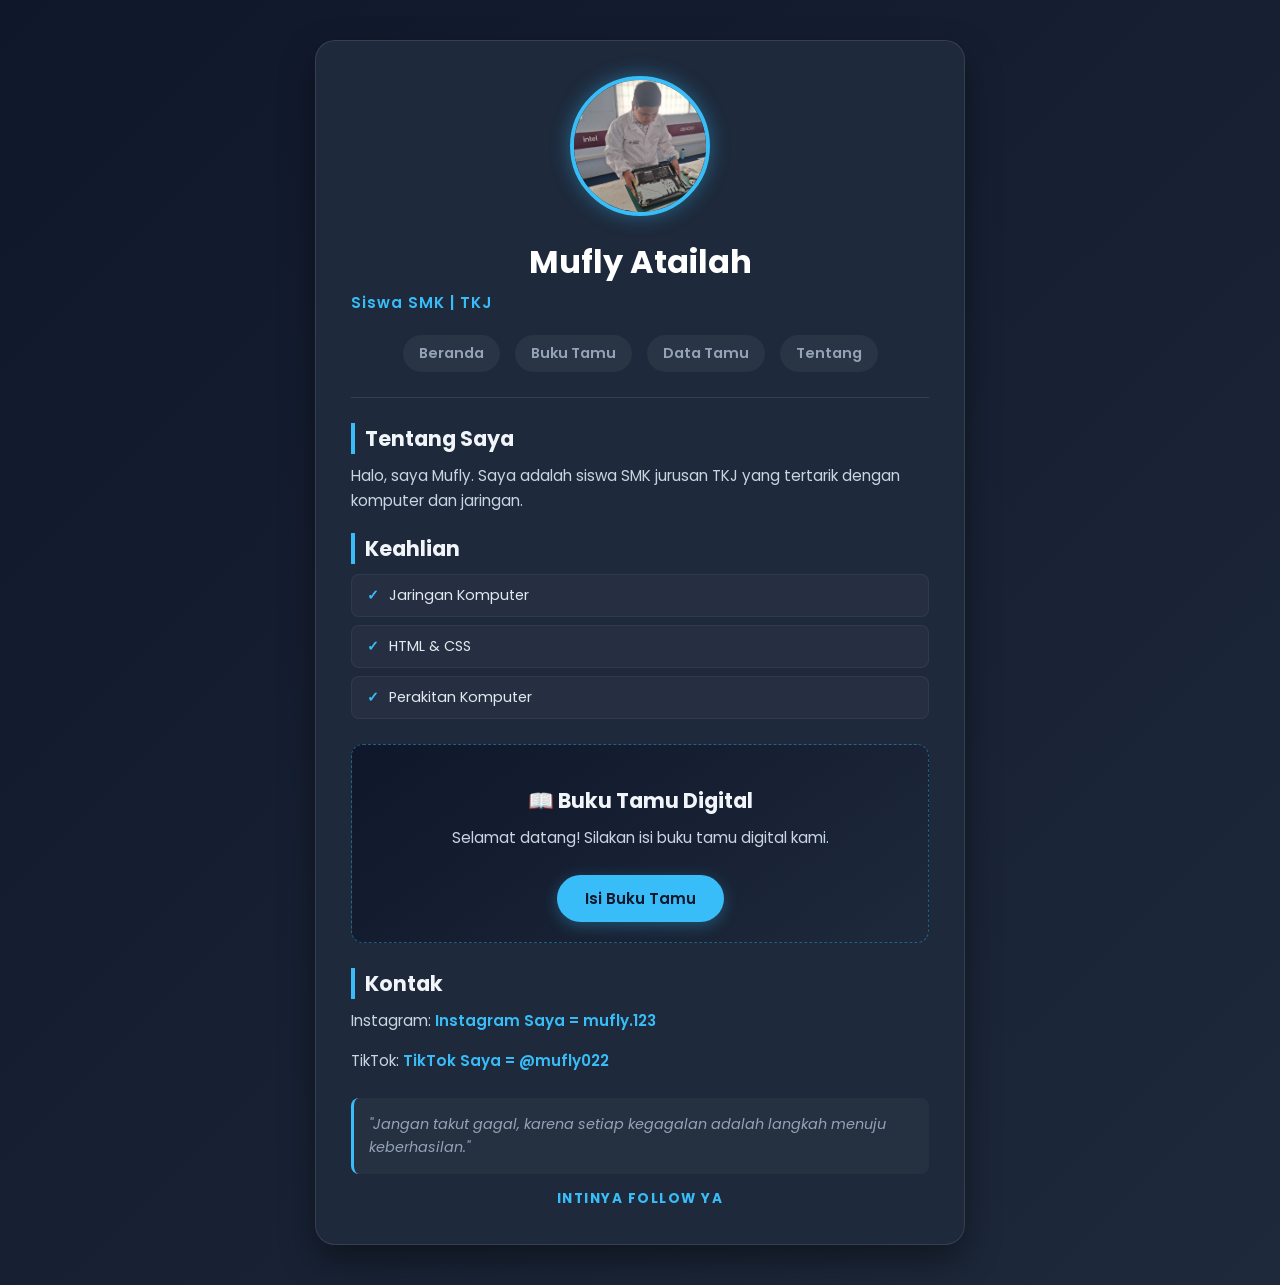
<file: index.html>
<!DOCTYPE html>
<html lang="id">
<head>
    <meta charset="UTF-8">
    <meta name="viewport" content="width=device-width, initial-scale=1.0">
    <title>Portofolio & Buku Tamu Saya</title>

    <!-- Menghubungkan CSS -->
    <link rel="stylesheet" href="style.css">
</head>
<body>

    <div class="container">

        <!-- Foto Profil -->
        <img src="mufly.jpeg" alt="Foto Mufly Atailah" class="foto">

        <h1>Mufly Atailah</h1>
        <p class="kelas">Siswa SMK | TKJ</p>

        <!-- Menu Navigasi -->
        <div class="menu">
            <a href="#">Beranda</a>
            <a href="web/bukudigital/bt.html">Buku Tamu</a>
            <a href="#">Data Tamu</a>
            <a href="#">Tentang</a>
        </div>

        <hr>

        <h2>Tentang Saya</h2>
        <p>
            Halo, saya Mufly. Saya adalah siswa SMK jurusan TKJ
            yang tertarik dengan komputer dan jaringan.
        </p>

        <h2>Keahlian</h2>
        <ul>
            <li>Jaringan Komputer</li>
            <li>HTML & CSS</li>
            <li>Perakitan Komputer</li>
        </ul>
 
        <!-- Bagian Buku Tamu -->
        <div class="isi">
            <h2>📖 Buku Tamu Digital</h2>
            <p>Selamat datang! Silakan isi buku tamu digital kami.</p>

            <!-- Link mengarah ke lokasi bt.html -->
            <a href="web/bukudigital/bt.html" class="btn-bukutamu">
                <button type="button">Isi Buku Tamu</button>
            </a>
        </div>
    
        <h2>Kontak</h2>
        <p>Instagram:
            <a href="https://instagram.com/mufly.123" target="_blank">
                Instagram Saya = mufly.123
            </a>
        </p>

        <p>TikTok:
            <a href="https://tiktok.com/@mufly022" target="_blank">
                TikTok Saya = @mufly022
            </a>
        </p>

        <p class="kata">
            "Jangan takut gagal, karena setiap kegagalan adalah langkah menuju keberhasilan."
        </p>
        <strong>INTINYA FOLLOW YA</strong>

    </div>
 
</body>
</html>
</file>
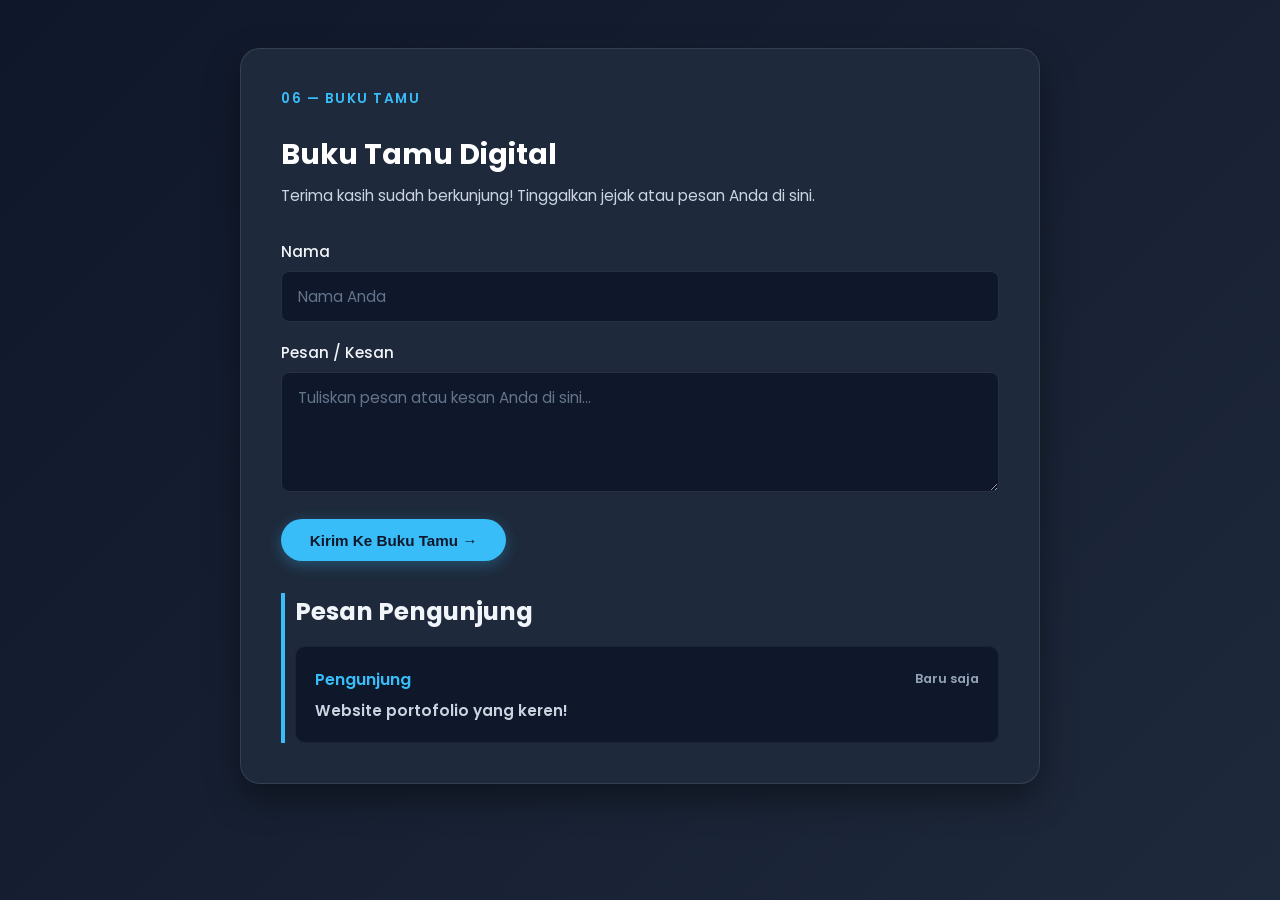
<file: bt.html>
<!DOCTYPE html>
<html lang="id">
<head>
    <meta charset="UTF-8" />
    <meta name="viewport" content="width=device-width, initial-scale=1.0" />
    <title>Buku Tamu Digital</title>
    <link rel="stylesheet" href="bt.css" />
</head>
<body>

    <!-- ===== BUKU TAMU DIGITAL ===== -->
    <section class="section" id="guestbook">
        <div class="section__label">06 — Buku Tamu</div>
        <div class="section__content contact__grid">
            <div class="contact__intro">
                <h2>Buku Tamu Digital</h2>
                <p>Terima kasih sudah berkunjung! Tinggalkan jejak atau pesan Anda di sini.</p>
            </div>
            
            <form class="contact__form" id="guestbookForm">
                <label>
                    Nama
                    <input type="text" id="guestName" placeholder="Nama Anda" required />
                </label>
                <label>
                    Pesan / Kesan
                    <textarea id="guestMessage" rows="4" placeholder="Tuliskan pesan atau kesan Anda di sini..." required></textarea>
                </label>
                <button type="submit" class="hero__cta" style="border: none; cursor: pointer; display: inline-block; text-align: center;">Kirim Ke Buku Tamu →</button>
            </form>
        </div>

        <!-- Daftar Pesan Buku Tamu -->
        <div class="guestbook__entries">
            <h3 class="guestbook__title">Pesan Pengunjung</h3>
            <ul class="guestbook__list" id="guestList">
                <li class="guestbook__item">
                    <div class="guestbook__item-header">
                        <span class="guestbook__author">Pengunjung</span>
                        <span class="guestbook__date">Baru saja</span>
                    </div>
                    <p class="guestbook__message">Website portofolio yang keren!</p>
                </li>
            </ul>
        </div>
    </section>

    <!-- Script harus ditaruh di paling bawah sebelum penutup body -->
    <script src="script.js"></script>
</body>
</html>
</file>
<file: style.css>
/* Reset Margin & Google Fonts */
@import url('https://fonts.googleapis.com/css2?family=Poppins:wght@300;400;600;700&display=swap');

* {
    margin: 0;
    padding: 0;
    box-sizing: border-box;
}

body {
    font-family: 'Poppins', sans-serif;
    background: linear-gradient(135deg, #0f172a, #1e293b);
    color: #f8fafc;
    display: flex;
    justify-content: center;
    align-items: center;
    min-height: 100vh;
    padding: 40px 20px;
}

/* Container Utama Card */
.container {
    background-color: #1e293b;
    max-width: 650px;
    width: 100%;
    padding: 35px;
    border-radius: 20px;
    box-shadow: 0 15px 35px rgba(0, 0, 0, 0.4);
    border: 1px solid rgba(255, 255, 255, 0.1);
    text-align: center;
}

/* Foto Profil */
.foto {
    width: 140px;
    height: 140px;
    border-radius: 50%;
    object-fit: cover;
    border: 4px solid #38bdf8;
    box-shadow: 0 0 20px rgba(56, 189, 248, 0.4);
    margin-bottom: 15px;
    transition: transform 0.3s ease;
}

.foto:hover {
    transform: scale(1.05);
}

/* Typography Utama */
h1 {
    font-size: 2rem;
    font-weight: 700;
    color: #ffffff;
    margin-bottom: 5px;
}

.kelas {
    font-size: 0.95rem;
    color: #38bdf8;
    font-weight: 600;
    letter-spacing: 1px;
    margin-bottom: 20px;
}

/* Navigasi Menu */
.menu {
    display: flex;
    justify-content: center;
    gap: 15px;
    flex-wrap: wrap;
    margin-bottom: 25px;
}

.menu a {
    text-decoration: none;
    color: #94a3b8;
    font-size: 0.9rem;
    font-weight: 600;
    padding: 8px 16px;
    border-radius: 25px;
    background: rgba(255, 255, 255, 0.05);
    transition: all 0.3s ease;
}

.menu a:hover {
    color: #ffffff;
    background-color: #38bdf8;
    box-shadow: 0 0 12px rgba(56, 189, 248, 0.5);
}

hr {
    border: none;
    height: 1px;
    background: rgba(255, 255, 255, 0.1);
    margin: 25px 0;
}

/* Sub-heading & List */
h2 {
    font-size: 1.3rem;
    color: #f1f5f9;
    margin-top: 20px;
    margin-bottom: 10px;
    text-align: left;
    border-left: 4px solid #38bdf8;
    padding-left: 10px;
}

p {
    text-align: left;
    color: #cbd5e1;
    font-size: 0.95rem;
    line-height: 1.6;
    margin-bottom: 15px;
}

p a {
    color: #38bdf8;
    text-decoration: none;
    font-weight: 600;
    transition: color 0.3s ease;
}

p a:hover {
    color: #7dd3fc;
    text-decoration: underline;
}

ul {
    list-style-type: none;
    text-align: left;
    margin-bottom: 25px;
}

ul li {
    background: rgba(255, 255, 255, 0.03);
    margin: 8px 0;
    padding: 10px 15px;
    border-radius: 8px;
    font-size: 0.9rem;
    color: #e2e8f0;
    display: flex;
    align-items: center;
    border: 1px solid rgba(255, 255, 255, 0.05);
}

ul li::before {
    content: "✓";
    color: #38bdf8;
    font-weight: bold;
    margin-right: 10px;
}

/* Card Buku Tamu Digital */
.isi {
    background: linear-gradient(145deg, #0f172a, #1e293b);
    padding: 20px;
    border-radius: 12px;
    border: 1px dashed rgba(56, 189, 248, 0.4);
    margin: 25px 0;
    text-align: center;
}

.isi h2 {
    border-left: none;
    padding-left: 0;
    text-align: center;
}

.isi p {
    text-align: center;
}

/* Tombol Buku Tamu */
.btn-bukutamu {
    text-decoration: none;
    display: inline-block;
    margin-top: 10px;
}

.btn-bukutamu button {
    background: #38bdf8;
    color: #0f172a;
    border: none;
    padding: 12px 28px;
    font-size: 0.95rem;
    font-weight: 600;
    font-family: inherit;
    border-radius: 30px;
    cursor: pointer;
    box-shadow: 0 4px 15px rgba(56, 189, 248, 0.3);
    transition: all 0.3s ease;
}

.btn-bukutamu button:hover {
    background: #7dd3fc;
    transform: translateY(-2px);
    box-shadow: 0 6px 20px rgba(56, 189, 248, 0.5);
}

/* Quotes / Quote Footer */
.kata {
    font-style: italic;
    background: rgba(255, 255, 255, 0.03);
    padding: 15px;
    border-radius: 8px;
    border-left: 3px solid #38bdf8;
    margin-top: 25px;
    color: #94a3b8;
    font-size: 0.9rem;
}

strong {
    display: block;
    margin-top: 15px;
    color: #38bdf8;
    letter-spacing: 1.5px;
    font-size: 0.85rem;
}
</file>
<file: bt.css>
/* ==========================================
   GAYA BUKU TAMU DIGITAL (bt.css) - Dark Theme
   ========================================== */

/* Import Font Poppins */
@import url('https://fonts.googleapis.com/css2?family=Poppins:wght@300;400;600;700&display=swap');

* {
    margin: 0;
    padding: 0;
    box-sizing: border-box;
}

/* Styling Dasar Halaman */
body {
    font-family: 'Poppins', sans-serif;
    background: linear-gradient(135deg, #0f172a, #1e293b);
    color: #f8fafc;
    margin: 0;
    padding: 2rem 1rem;
    display: flex;
    flex-direction: column;
    align-items: center;
    min-height: 100vh;
}

/* Kontainer Utama Buku Tamu */
#guestbook {
    max-width: 800px;
    width: 100%;
    background-color: #1e293b;
    padding: 2.5rem;
    border-radius: 20px;
    border: 1px solid rgba(255, 255, 255, 0.1);
    box-shadow: 0 15px 35px rgba(0, 0, 0, 0.4);
    margin-top: 1rem;
}

/* Label Section */
.section__label {
    font-size: 0.85rem;
    text-transform: uppercase;
    letter-spacing: 1.5px;
    color: #38bdf8;
    margin-bottom: 1.5rem;
    font-weight: 600;
}

/* Header & Deskripsi */
.contact__intro h2 {
    font-size: 1.8rem;
    margin-bottom: 0.5rem;
    color: #ffffff;
    font-weight: 700;
}

.contact__intro p {
    color: #cbd5e1;
    margin-bottom: 2rem;
    line-height: 1.6;
    font-size: 0.95rem;
}

/* Form Input & Textarea */
.contact__form {
    display: flex;
    flex-direction: column;
    gap: 1.2rem;
}

.contact__form label {
    display: flex;
    flex-direction: column;
    gap: 0.5rem;
    font-weight: 500;
    font-size: 0.95rem;
    color: #f1f5f9;
}

.contact__form input,
.contact__form textarea {
    width: 100%;
    padding: 0.8rem 1rem;
    border: 1px solid rgba(255, 255, 255, 0.1);
    border-radius: 8px;
    font-family: inherit;
    font-size: 0.95rem;
    background-color: #0f172a;
    color: #f8fafc;
    transition: all 0.2s ease-in-out;
}

.contact__form input::placeholder,
.contact__form textarea::placeholder {
    color: #64748b;
}

.contact__form input:focus,
.contact__form textarea:focus {
    outline: none;
    border-color: #38bdf8;
    background-color: #0f172a;
    box-shadow: 0 0 12px rgba(56, 189, 248, 0.3);
}

/* Tombol Kirim (.hero__cta) */
.hero__cta {
    align-self: flex-start;
    background-color: #38bdf8;
    color: #0f172a;
    padding: 0.8rem 1.8rem;
    border: none;
    border-radius: 30px;
    font-weight: 600;
    font-size: 0.95rem;
    text-decoration: none;
    cursor: pointer;
    box-shadow: 0 4px 15px rgba(56, 189, 248, 0.3);
    transition: all 0.3s ease;
    margin-top: 0.5rem;
}

.hero__cta:hover {
    background-color: #7dd3fc;
    transform: translateY(-2px);
    box-shadow: 0 6px 20px rgba(56, 189, 248, 0.5);
}

/* Section Daftar Pengunjung (Daftar Pesan) */
.guestbook__entries,
.section__content h3 {
    font-size: 1.3rem;
    margin-top: 2rem;
    color: #f1f5f9;
    font-weight: 600;
    border-left: 4px solid #38bdf8;
    padding-left: 10px;
}

/* Item Pesan */
.guestbook__list,
#guestList {
    margin-top: 1rem;
    display: flex;
    flex-direction: column;
    gap: 1rem;
    list-style: none;
}

.guestbook__item,
#guestList li {
    background-color: #0f172a;
    border: 1px solid rgba(255, 255, 255, 0.05);
    border-radius: 10px;
    padding: 1.2rem;
    transition: all 0.2s ease;
}

.guestbook__item:hover,
#guestList li:hover {
    transform: translateX(4px);
    border-color: #38bdf8;
}

.guestbook__item-header {
    display: flex;
    justify-content: space-between;
    align-items: center;
    margin-bottom: 0.5rem;
}

.guestbook__author {
    font-weight: 600;
    color: #38bdf8;
    font-size: 1rem;
}

.guestbook__date {
    font-size: 0.8rem;
    color: #94a3b8;
}

.guestbook__message,
#guestList li p {
    font-size: 0.95rem;
    line-height: 1.5;
    color: #cbd5e1;
    margin: 0;
}
</file>
